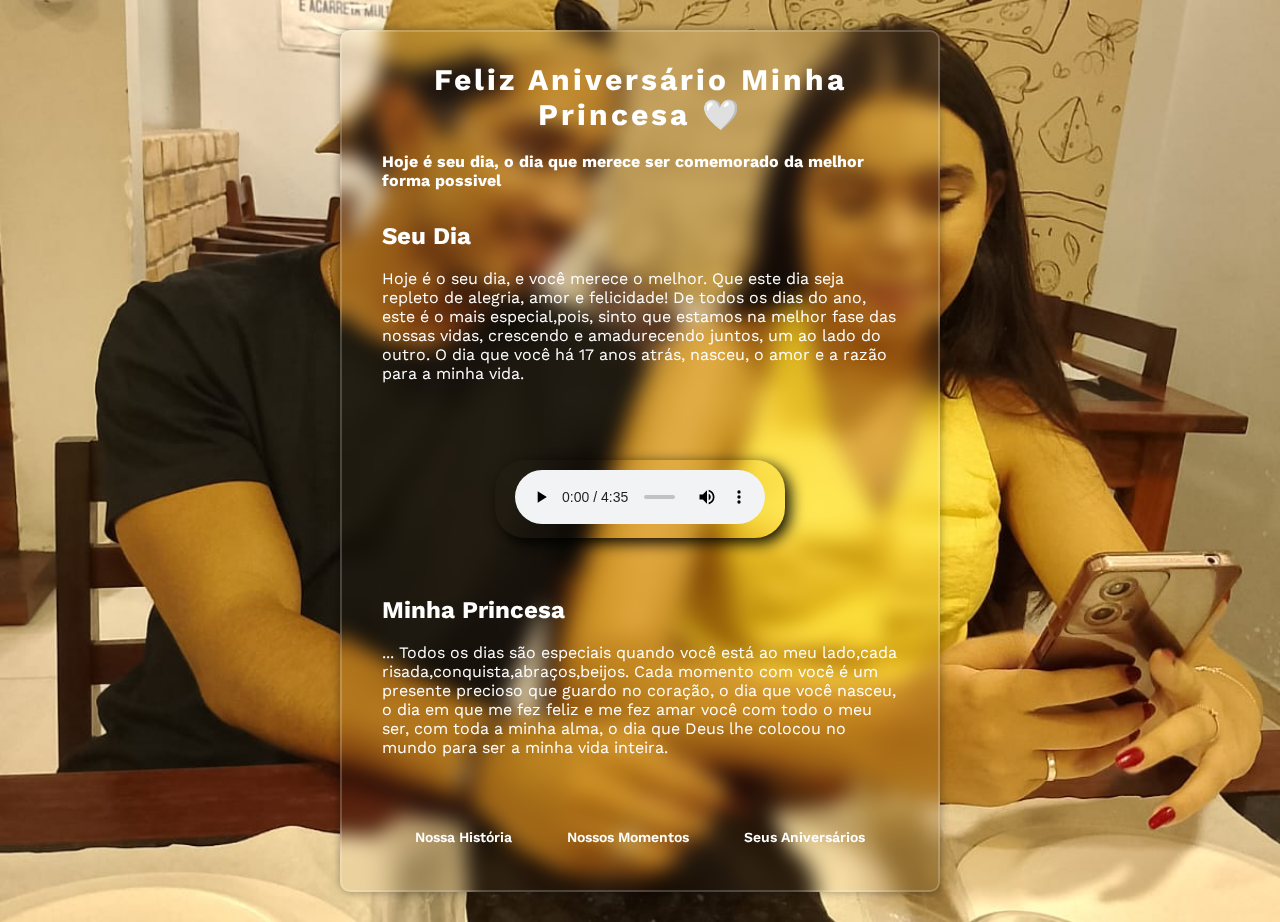
<file: index.html>
<!DOCTYPE html>
<html lang="pt-br">
<head>
    <meta charset="UTF-8">
    <meta name="viewport" content="width=device-width, initial-scale=1.0">
    <title>Minha Princesa</title>
    <link rel="stylesheet" href="style.css">
    <link rel="shortcut icon" href="icon/favicon.ico" type="image/x-icon">
</head>
<body>
    <div>
        <main class="container">
            <form>
                <h1>Feliz Aniversário Minha Princesa 🤍</h1>
                <div class="input-box">
                    <h4>Hoje é seu dia, o dia que merece ser comemorado da melhor forma possivel</h4>
                </div>

                <h2 class="one" >Seu Dia</h2>
                <br>
                <div class="one" class="input-box">
                    <p>Hoje é o seu dia, e você merece o melhor. Que este dia seja repleto de alegria, amor e felicidade! De todos os dias do ano, este é o mais especial,pois, sinto que estamos na melhor fase das nossas vidas, crescendo e amadurecendo juntos, um ao lado do outro. O dia que você há 17 anos atrás, nasceu, o amor e a razão para a minha vida.</p>
                </div>
                <br><br><br>

                <div class="audio-box" >
                    <audio src="midia/Ed Sheeran - Thinking out Loud (Lyrics) - 7clouds (youtube).mp3" controls  ></audio>
                </div>
                <br>
                <br>

                <h2 class="one" >Minha Princesa</h2>
                <br>
                <div class="one" class="input-box">
                    <p>... Todos os dias são especiais quando você está ao meu lado,cada risada,conquista,abraços,beijos. Cada momento com você é um presente precioso que guardo no coração, o dia que você nasceu, o dia em que me fez feliz e me fez amar você com todo o meu ser, com toda a minha alma, o dia que Deus lhe colocou no mundo para ser a minha vida inteira.</p>
                </div>
                <br><br><br>

                
                

                <div>
                    
                    <p class="register-link">
                        <a href="02.html">Nossa História</a>
                        <a href="03.html">Nossos Momentos</a>
                        <a href="04.html">Seus Aniversários</a>
                        
                    </p>
                </div>

            </form>

        </main>
    </div>
    
</body>
</html>
</file>
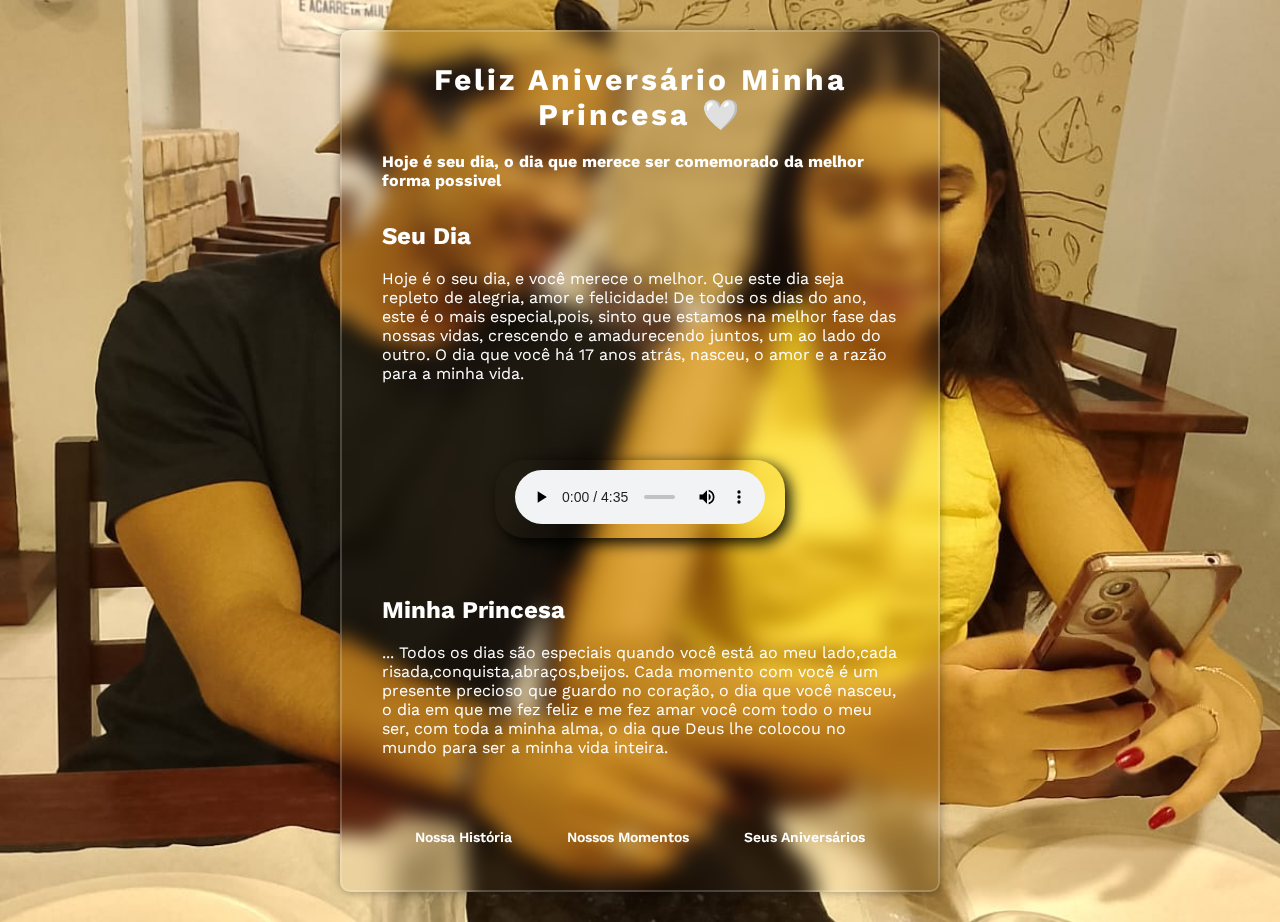
<file: 01.html>
<!DOCTYPE html>
<html lang="pt-br">
<head>
    <meta charset="UTF-8">
    <meta name="viewport" content="width=device-width, initial-scale=1.0">
    <title>Minha Princesa</title>
    <link rel="stylesheet" href="style.css">
    <link rel="shortcut icon" href="icon/favicon.ico" type="image/x-icon">
</head>
<body>
    <div>
        <main class="container">
            <form>
                <h1>Feliz Aniversário Minha Princesa 🤍</h1>
                <div class="input-box">
                    <h4>Hoje é seu dia, o dia que merece ser comemorado da melhor forma possivel</h4>
                </div>

                <h2 class="one" >Seu Dia</h2>
                <br>
                <div class="one" class="input-box">
                    <p>Hoje é o seu dia, e você merece o melhor. Que este dia seja repleto de alegria, amor e felicidade! De todos os dias do ano, este é o mais especial,pois, sinto que estamos na melhor fase das nossas vidas, crescendo e amadurecendo juntos, um ao lado do outro. O dia que você há 17 anos atrás, nasceu, o amor e a razão para a minha vida.</p>
                </div>
                <br><br><br>

                <div class="audio-box" >
                    <audio src="midia/Ed Sheeran - Thinking out Loud (Lyrics) - 7clouds (youtube).mp3" controls  ></audio>
                </div>
                <br>
                <br>

                <h2 class="one" >Minha Princesa</h2>
                <br>
                <div class="one" class="input-box">
                    <p>... Todos os dias são especiais quando você está ao meu lado,cada risada,conquista,abraços,beijos. Cada momento com você é um presente precioso que guardo no coração, o dia que você nasceu, o dia em que me fez feliz e me fez amar você com todo o meu ser, com toda a minha alma, o dia que Deus lhe colocou no mundo para ser a minha vida inteira.</p>
                </div>
                <br><br><br>

                
                

                <div>
                    
                    <p class="register-link">
                        <a href="02.html">Nossa História</a>
                        <a href="03.html">Nossos Momentos</a>
                        <a href="04.html">Seus Aniversários</a>
                        
                    </p>
                </div>

            </form>

        </main>
    </div>
    
</body>
</html>
</file>
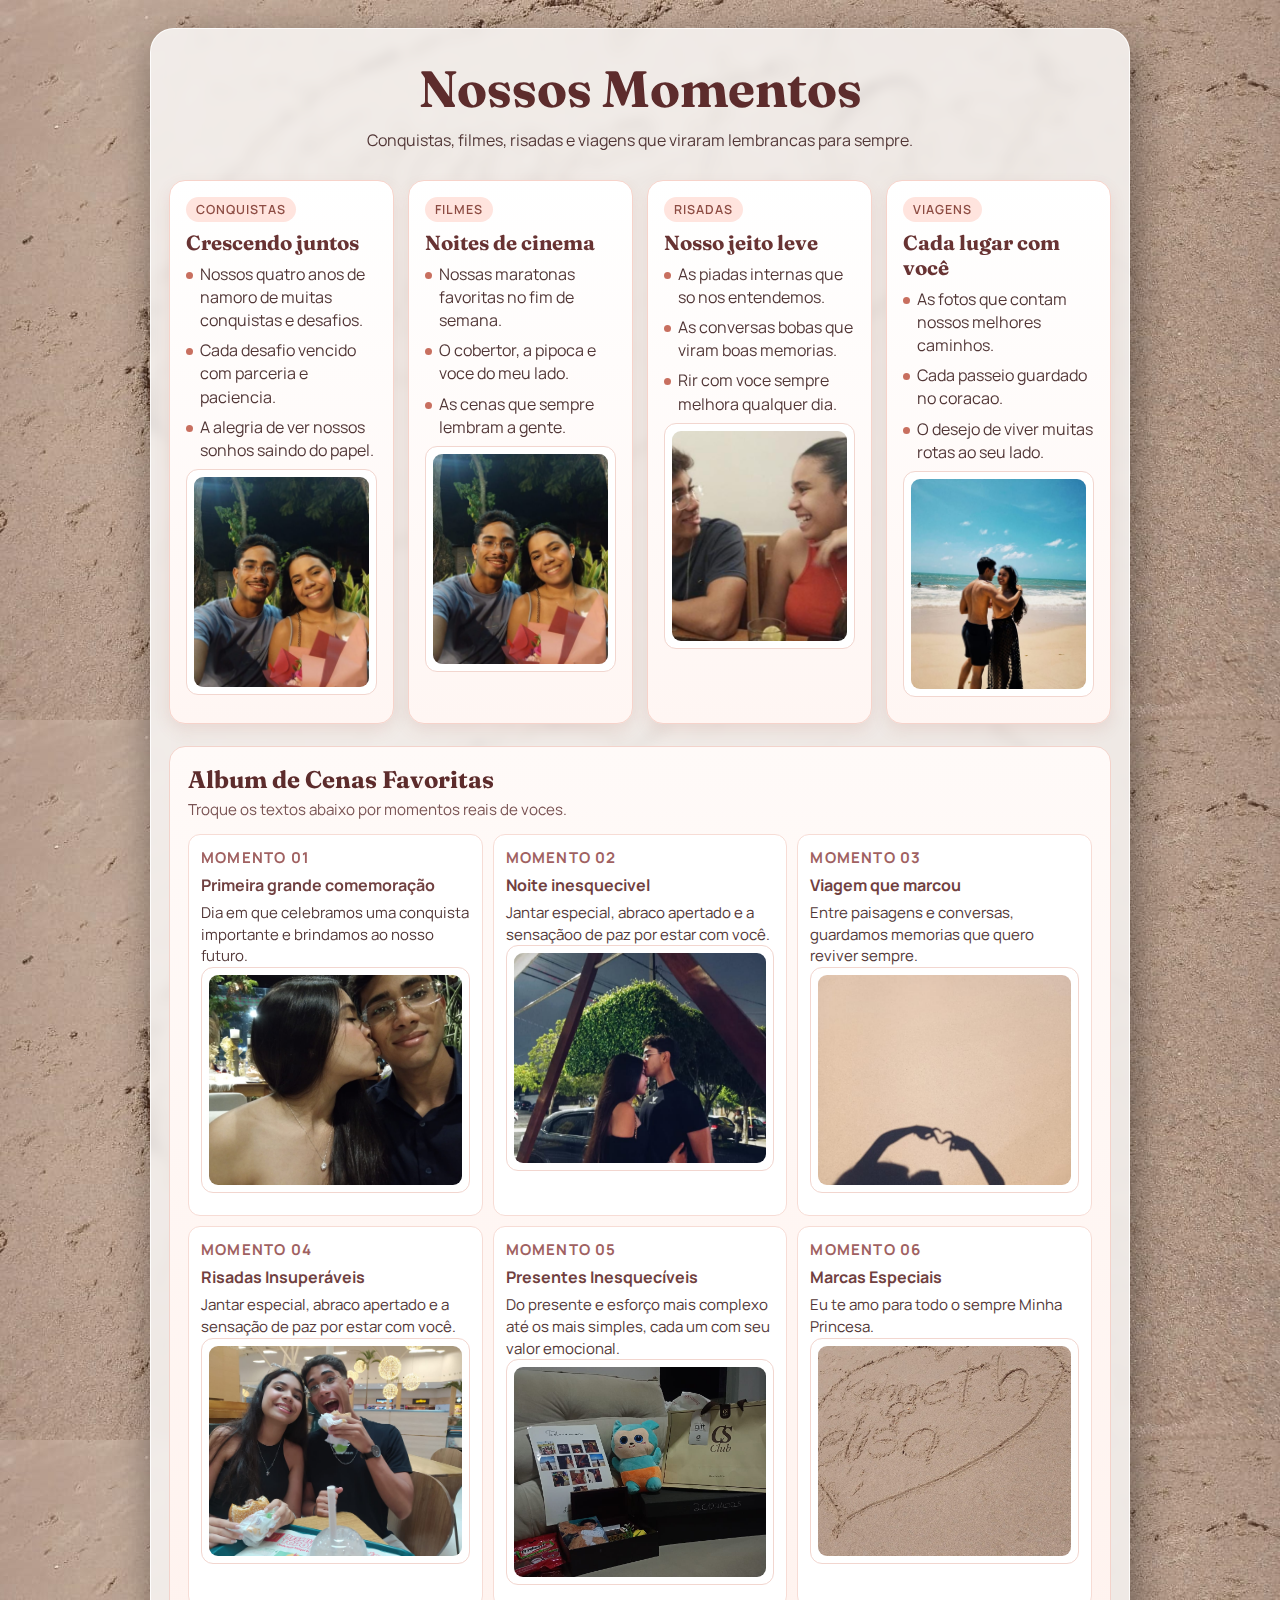
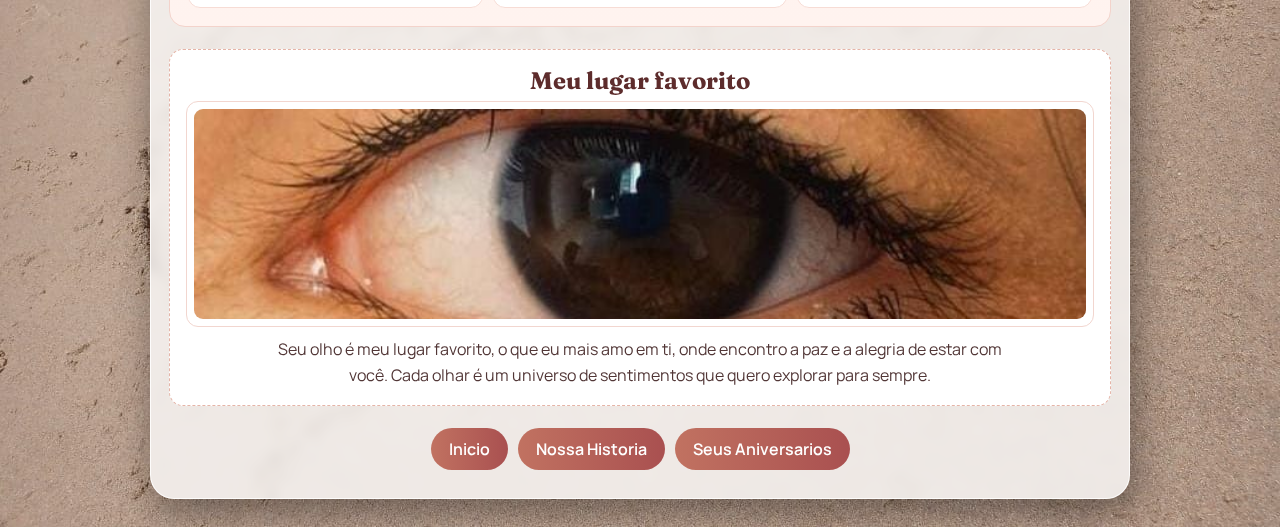
<file: 03.html>
<!DOCTYPE html>
<html lang="pt-br">
<head>
    <meta charset="UTF-8">
    <meta name="viewport" content="width=device-width, initial-scale=1.0">
    <title>Nossos Momentos</title>
    <link rel="shortcut icon" href="icon/favicon.ico" type="image/x-icon">
    <link rel="stylesheet" href="style/style03.css">
</head>
<body>
    <main class="moments-page">
        <header class="hero">
            <h1>Nossos Momentos</h1>
            <p>Conquistas, filmes, risadas e viagens que viraram lembrancas para sempre.</p>
        </header>

        <section class="moments-grid">
            <article class="moment-card">
                
                <p class="tag">Conquistas</p>
                <h2>Crescendo juntos</h2>
                <ul>
                    <li>Nossos quatro anos de namoro de muitas conquistas e desafios.</li>
                    <li>Cada desafio vencido com parceria e paciencia.</li>
                    <li>A alegria de ver nossos sonhos saindo do papel.</li>
                    <figure class="photo-frame">
                    <img src="midia/conquista.jpg" alt="">
                </figure>
                </ul>
            </article>

            <article class="moment-card">
                <p class="tag">Filmes</p>
                <h2>Noites de cinema</h2>
                <ul>
                    <li>Nossas maratonas favoritas no fim de semana.</li>
                    <li>O cobertor, a pipoca e voce do meu lado.</li>
                    <li>As cenas que sempre lembram a gente.</li>
                    <figure class="photo-frame">
                    <img src="midia/conquista.jpg" alt="">
                </figure>
                </ul>
            </article>

            <article class="moment-card">
                <p class="tag">Risadas</p>
                <h2>Nosso jeito leve</h2>
                <ul>
                    <li>As piadas internas que so nos entendemos.</li>
                    <li>As conversas bobas que viram boas memorias.</li>
                    <li>Rir com voce sempre melhora qualquer dia.</li>
                    <figure class="photo-frame">
                    <img src="midia/lev02.jpg" alt="">
                </figure>
                </ul>
            </article>

            <article class="moment-card">
                <p class="tag">Viagens</p>
                <h2>Cada lugar com você</h2>
                <ul>
                    <li>As fotos que contam nossos melhores caminhos.</li>
                    <li>Cada passeio guardado no coracao.</li>
                    <li>O desejo de viver muitas rotas ao seu lado.</li>
                    <figure class="photo-frame">
                    <img src="midia/Praia.jpg" alt="">
                </figure>
                </ul>
            </article>
        </section>

        <section class="album">
            
            <h2>Album de Cenas Favoritas</h2>
            <p class="album-subtitle">Troque os textos abaixo por momentos reais de voces.</p>

            <div class="album-grid">
                <article class="album-item">
                    <p class="album-date">Momento 01</p>
                    <h3>Primeira grande comemoração</h3>
                    <p>Dia em que celebramos uma conquista importante e brindamos ao nosso futuro.</p>
                    <figure class="photo-frame">
                    <img src="midia/comemoracao.jpg" alt="">
                </figure>
                </article>

                <article class="album-item">
                    <p class="album-date">Momento 02</p>
                    <h3>Noite  inesquecivel</h3>
                    <p>Jantar especial, abraco apertado e a sensaçãoo de paz por estar com você.</p>
                    <figure class="photo-frame">
                    <img src="midia/noite.jpg" alt="">
                </figure>
                </article>

                <article class="album-item">
                    <p class="album-date">Momento 03</p>
                    <h3>Viagem que marcou</h3>
                    <p>Entre paisagens e conversas, guardamos memorias que quero reviver sempre.</p>
                    <figure class="photo-frame">
                    <img src="midia/viagem.jpg" alt="">
                </figure>

                    
                </article>

                <article class="album-item">
                    <p class="album-date">Momento 04</p>
                    <h3>Risadas Insuperáveis</h3>
                    <p>Jantar especial, abraco apertado e a sensação de paz por estar com você.</p>
                    <figure class="photo-frame">
                    <img src="midia/hamb.jpg" alt="">
                </figure>
                </article>

                <article class="album-item">
                    <p class="album-date">Momento 05</p>
                    <h3>Presentes Inesquecíveis</h3>
                    <p>Do presente e esforço mais complexo até os mais simples, cada um com seu valor emocional.</p>
                    <figure class="photo-frame">
                    <img src="midia/presentes.jpg" alt="">
                </figure>
                </article>
                
                <article class="album-item">
                    <p class="album-date">Momento 06</p>
                    <h3>Marcas Especiais</h3>
                    <p>Eu te amo para todo o sempre Minha Princesa.</p>
                    <figure class="photo-frame">
                    <img src="midia/keE.jpg" alt="">
                </figure>
                </article>
                
            </div>
        </section>

        <section class="message">
            <h2>Meu lugar favorito</h2>
            <figure class="photo-frame">
                    <img src="midia/olhos.jpg" alt="">
                </figure>
            <p>
                Seu olho é meu lugar favorito, o que eu mais amo em ti, onde encontro a paz e a alegria de estar com você. Cada olhar é um universo de sentimentos que quero explorar para sempre.
            </p>
        </section>

        <nav class="page-links">
            <a href="01.html">Inicio</a>
            <a href="02.html">Nossa Historia</a>
            <a href="04.html">Seus Aniversarios</a>
        </nav>
    </main>
</body>
</html>
</file>
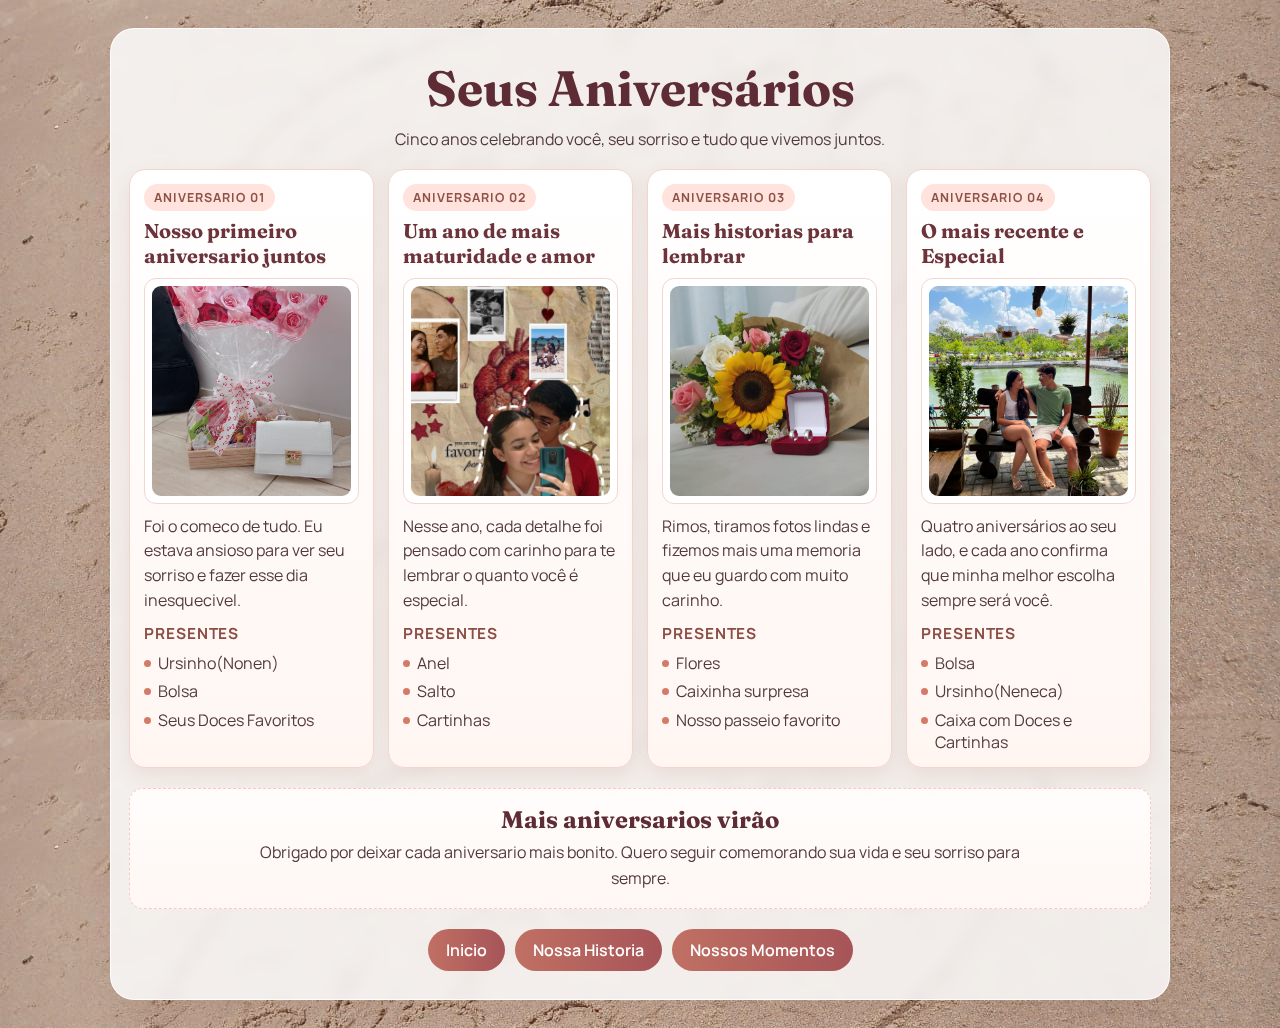
<file: 04.html>
﻿<!DOCTYPE html>
<html lang="pt-br">
<head>
    <meta charset="UTF-8">
    <meta name="viewport" content="width=device-width, initial-scale=1.0">
    <title>Seus Aniversários</title>
    <link rel="stylesheet" href="style/style04.css">
    <link rel="shortcut icon" href="icon/favicon.ico" type="image/x-icon">
</head>
<body>
    <main class="birthday-page">
        <header class="hero">
            <h1>Seus Aniversários</h1>
            <p>Cinco anos celebrando você, seu sorriso e tudo que vivemos juntos.</p>
        </header>

        

        <section class="birthday-grid">
            <article class="birthday-card">
                <p class="year-tag">Aniversario 01</p>
                <h2>Nosso primeiro aniversario juntos</h2>

                <figure class="photo-frame">
                    <img src="midia/niver 01.jpg" alt="Foto do primeiro aniversario">
                </figure>

                <p class="card-text">
                    Foi o comeco de tudo. Eu estava ansioso para ver seu sorriso e fazer esse dia inesquecivel.
                </p>

                <h3>Presentes</h3>
                <ul>
                    <li>Ursinho(Nonen)</li>
                    <li>Bolsa</li>
                    <li>Seus Doces Favoritos</li>
                </ul>
            </article>

            <article class="birthday-card">
                <p class="year-tag">Aniversario 02</p>
                <h2>Um ano de mais maturidade e amor</h2>

                <figure class="photo-frame">
                    <img src="midia/niver 03.jpg" alt="Foto do segundo aniversario">
                </figure>

                <p class="card-text">
                    Nesse ano, cada detalhe foi pensado com carinho para te lembrar o quanto você é especial.
                </p>

                <h3>Presentes</h3>
                <ul>
                    <li>Anel</li>
                    <li>Salto</li>
                    <li>Cartinhas</li>
                </ul>
            </article>

            <article class="birthday-card">
                <p class="year-tag">Aniversario 03</p>
                <h2>Mais historias para lembrar</h2>

                <figure class="photo-frame">
                    <img src="midia/niver 02.jpg" alt="Foto do terceiro aniversario">
                </figure>

                <p class="card-text">
                    Rimos, tiramos fotos lindas e fizemos mais uma memoria que eu guardo com muito carinho.
                </p>

                <h3>Presentes</h3>
                <ul>
                    <li>Flores</li>
                    <li>Caixinha surpresa</li>
                    <li>Nosso passeio favorito</li>
                </ul>
            </article>

            <article class="birthday-card">
                <p class="year-tag">Aniversario 04</p>
                <h2>O mais recente e Especial</h2>

                <figure class="photo-frame">
                    <img src="midia/niver 04.jpg" alt="Foto do quarto aniversario">
                </figure>

                <p class="card-text">
                    Quatro aniversários ao seu lado, e cada ano confirma que minha melhor escolha sempre será você.
                </p>

                <h3>Presentes</h3>
                <ul>
                    <li>Bolsa</li>
                    <li>Ursinho(Neneca)</li>
                    <li>Caixa com Doces e Cartinhas</li>
                </ul>
            </article>
        </section>

        <section class="final-message">
            <h2>Mais aniversarios virão</h2>
            <p>
                Obrigado por deixar cada aniversario mais bonito. Quero seguir comemorando sua vida e seu sorriso para sempre.
            </p>
        </section>

        <nav class="page-links">
            <a href="01.html">Inicio</a>
            <a href="02.html">Nossa Historia</a>
            <a href="03.html">Nossos Momentos</a>
        </nav>
    </main>
</body>
</html>
</file>
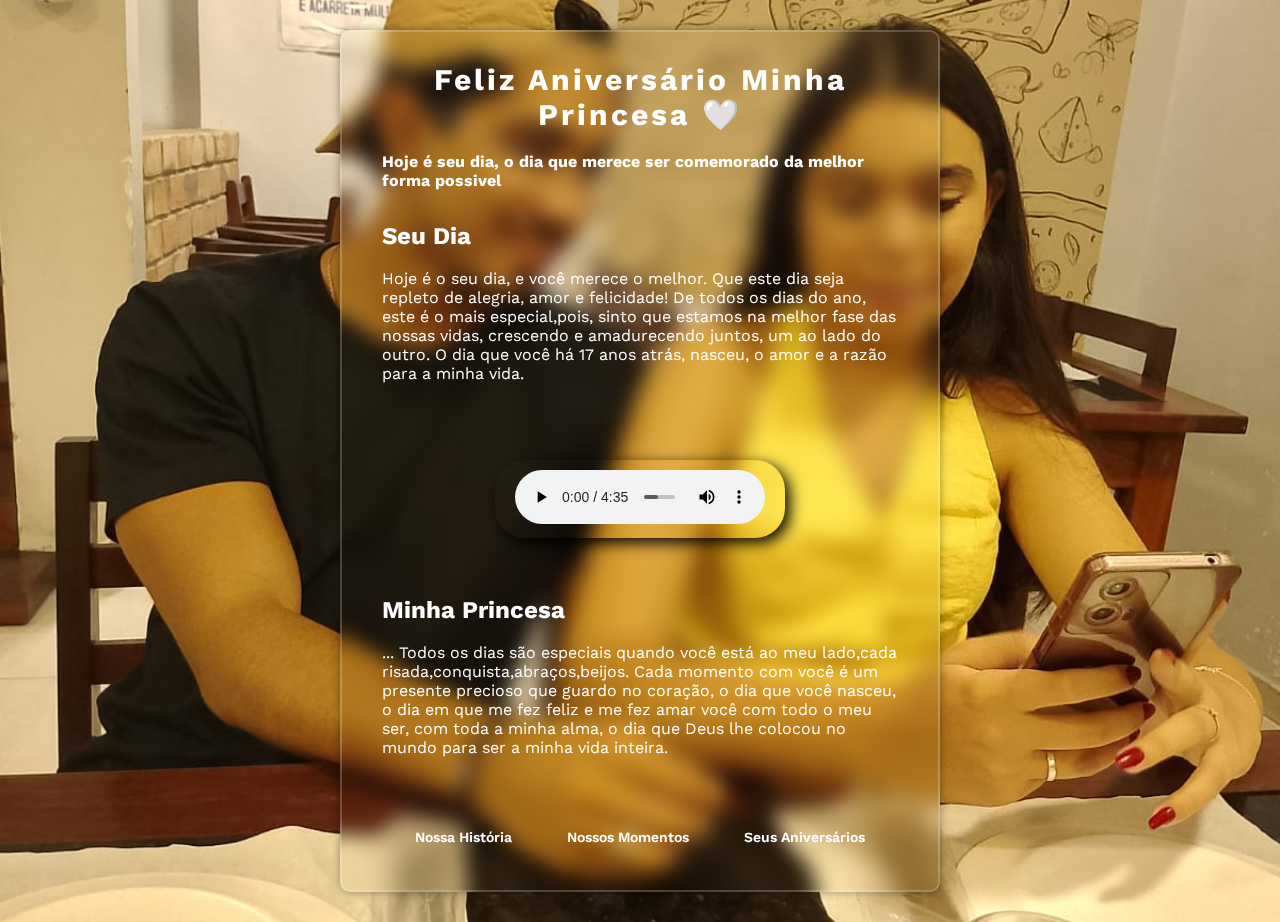
<file: index.html.html>
<!DOCTYPE html>
<html lang="pt-br">
<head>
    <meta charset="UTF-8">
    <meta name="viewport" content="width=device-width, initial-scale=1.0">
    <title>Minha Princesa</title>
    <link rel="stylesheet" href="style.css">
    <link rel="shortcut icon" href="icon/favicon.ico" type="image/x-icon">
</head>
<body>
    <div>
        <main class="container">
            <form>
                <h1>Feliz Aniversário Minha Princesa 🤍</h1>
                <div class="input-box">
                    <h4>Hoje é seu dia, o dia que merece ser comemorado da melhor forma possivel</h4>
                </div>

                <h2 class="one" >Seu Dia</h2>
                <br>
                <div class="one" class="input-box">
                    <p>Hoje é o seu dia, e você merece o melhor. Que este dia seja repleto de alegria, amor e felicidade! De todos os dias do ano, este é o mais especial,pois, sinto que estamos na melhor fase das nossas vidas, crescendo e amadurecendo juntos, um ao lado do outro. O dia que você há 17 anos atrás, nasceu, o amor e a razão para a minha vida.</p>
                </div>
                <br><br><br>

                <div class="audio-box" >
                    <audio src="midia/Ed Sheeran - Thinking out Loud (Lyrics) - 7clouds (youtube).mp3" controls  ></audio>
                </div>
                <br>
                <br>

                <h2 class="one" >Minha Princesa</h2>
                <br>
                <div class="one" class="input-box">
                    <p>... Todos os dias são especiais quando você está ao meu lado,cada risada,conquista,abraços,beijos. Cada momento com você é um presente precioso que guardo no coração, o dia que você nasceu, o dia em que me fez feliz e me fez amar você com todo o meu ser, com toda a minha alma, o dia que Deus lhe colocou no mundo para ser a minha vida inteira.</p>
                </div>
                <br><br><br>

                
                

                <div>
                    
                    <p class="register-link">
                        <a href="02.html">Nossa História</a>
                        <a href="03.html">Nossos Momentos</a>
                        <a href="04.html">Seus Aniversários</a>
                        
                    </p>
                </div>

            </form>

        </main>
    </div>
    
</body>
</html>
</file>
<file: style.css>
@charset "UTF-8";

@import url('https://fonts.googleapis.com/css2?family=Work+Sans:ital,wght@0,100..900;1,100..900&display=swap');

*{
    margin: 0;
    padding: 0;
    box-sizing: border-box;
    font-family: "Work Sans", sans-serif;
}
body{
    box-shadow: 5px 5px 15px rgba(0, 0, 0, 0.986);
    display: flex;
    justify-content: center;
    align-items: center;
    min-height: 100vh;
    background: url('midia/WhatsApp\ Image\ 2026-02-25\ at\ 10.38.33.jpeg');
    background-size: cover;
    background-position: center;
}



.container{
    margin-top: 30px;
    margin-bottom: 30px;
    width: 600px;
    background-color: transparent;
    border: 2px solid rgba(255, 255, 255, 0.2);
    border-radius: 10px;
    color: white;
    padding: 30px 40px;
    box-shadow: 0 0 10px rgba(0, 0, 0, 0.377);
    backdrop-filter: blur(10px);
}

.container h1{
    letter-spacing: 3px;
    font-size: 30px;
    text-align: center;
}

.input-box{
    position: relative;
    width: 100%;
    height: 50px;
    margin: 20px 0;
}

.input-box input{
    height: 100%;
    width: 100%;
    background-color: transparent;
    border: none;
    border: 2px solid rgba(255, 255, 255, 0.2);
    border-radius: 40px;
    outline: none;
    font-size: 16px;
    color: white;
    padding: 20px 45px 20px 20px;
}

.input-box input::placeholder{
    color: rgb(255, 255, 255);
} 

.input-box i{
    position: absolute;
    right: 20px;
    top: 25%;
    padding-top: 10px;
    font-size: 18px;

}

.remember-forgot{
    display: flex;
    justify-content: space-between;
    margin: -10px 0 15px;
}

/*
margin e padding

1 valor sao pra todos
2 valores em cima e embaixo, e dos lados
3 valores em cima , dos lados , embaixo
4 valores cima,direita, embaixo, esquerda
*/

.remember-forgot label input{
    accent-color: #fff;
    margin-right: 5px;

}

.remember-forgot a {
    text-decoration: none;
    color: white;
}

.remember-forgot a:hover{
    text-decoration: underline;
}

.login{
    margin-top: 20px;
    width: 100%;
    height: 50px;
    background-color: white;
    border: none;
    border-radius: 40px;
    cursor: pointer;
    font-size: 16px;
    color: #333;
    box-shadow: 0 0 10px rgba(0, 0, 0, 0.1);
}

.login:hover{
    background-color: transparent;
    color: white;
    border: 2px solid rgba(255, 255, 255, 0.2);
    transition: 0.5s;
    
}

.register-link{
    font-size: 14px;
    
    text-align: center;
    margin: 15px 0 15px;
}

.register-link a{
    text-decoration: none;
    color: white;
    font-weight: 600;
    padding: 25px;

}

.register-link a:hover{
    text-decoration: underline;
}

.audio-box {
    
    box-shadow: 5px 5px 15px rgba(0, 0, 0, 0.986);
    backdrop-filter: blur(10px);
    padding: 10px 20px;
    border-radius: 30px;
    width: fit-content;
    margin: 20px auto;
}

.audio-box audio {
    width: 250px;
}
</file>
<file: style/style03.css>
@charset "UTF-8";
@import url('https://fonts.googleapis.com/css2?family=Fraunces:wght@600;700&family=Manrope:wght@400;500;600&display=swap');

:root {
    --rose-100: #fff3f0;
    --rose-200: #ffd9d2;
    --rose-300: #f5b8ab;
    --rose-500: #c86f5f;
    --wine-700: #5d2c2c;
    --text-700: #523737;
    --surface: rgba(255, 255, 255, 0.78);
}

* {
    margin: 0;
    padding: 0;
    box-sizing: border-box;
}

body {
    min-height: 100vh;
    font-family: "Manrope", sans-serif;
    color: var(--text-700);
    background: url('EeK.jpg');
    
    padding: 28px 14px;
}

.moments-page {
    max-width: 980px;
    margin: 0 auto;
    background: var(--surface);
    border: 1px solid rgba(255, 255, 255, 0.85);
    border-radius: 24px;
    padding: 28px 18px;
    backdrop-filter: blur(6px);
    box-shadow: 5px 14px 40px rgba(0, 0, 0, 0.432);
}

.hero {
    text-align: center;
    margin-bottom: 26px;
}

.hero h1 {
    font-family: "Fraunces", serif;
    font-size: clamp(2rem, 5vw, 3.2rem);
    color: var(--wine-700);
    margin-bottom: 8px;
}

.hero p {
    max-width: 620px;
    margin: 0 auto;
    line-height: 1.6;
}

.moments-grid {
    display: grid;
    grid-template-columns: repeat(auto-fit, minmax(220px, 1fr));
    gap: 14px;
    margin-bottom: 22px;
}

.moment-card {
    background: linear-gradient(180deg, #ffffff 0%, #fff6f3 100%);
    border: 1px solid #f7d3ca;
    border-radius: 16px;
    padding: 16px;
    box-shadow: 0 7px 16px rgba(170, 92, 72, 0.12);
    transition: transform 0.22s ease, box-shadow 0.22s ease;
}

.moment-card:hover {
    transform: translateY(-3px);
    box-shadow: 0 12px 24px rgba(170, 92, 72, 0.18);
}

.tag {
    display: inline-block;
    font-size: 0.78rem;
    letter-spacing: 0.08em;
    text-transform: uppercase;
    color: #8d4c43;
    background: #ffe4de;
    padding: 4px 10px;
    border-radius: 999px;
    margin-bottom: 8px;
    font-weight: 600;
}

.moment-card h2 {
    font-family: "Fraunces", serif;
    color: #683333;
    margin-bottom: 8px;
    font-size: 1.28rem;
}

.moment-card ul {
    list-style: none;
    display: grid;
    gap: 7px;
}

.moment-card li {
    line-height: 1.45;
    padding-left: 14px;
    position: relative;
}

.moment-card li::before {
    content: "";
    width: 7px;
    height: 7px;
    border-radius: 50%;
    background: var(--rose-500);
    position: absolute;
    left: 0;
    top: 9px;
}

.album {
    background: linear-gradient(180deg, #fffaf8 0%, #fff3ef 100%);
    border: 1px solid #f3d3cb;
    border-radius: 16px;
    padding: 18px;
    margin-bottom: 22px;
}

.album h2 {
    font-family: "Fraunces", serif;
    color: var(--wine-700);
    margin-bottom: 5px;
}

.album-subtitle {
    margin-bottom: 14px;
    font-size: 0.95rem;
    color: #7a5454;
}

.album-grid {
    display: grid;
    grid-template-columns: repeat(auto-fit, minmax(220px, 1fr));
    gap: 10px;
}

.album-item {
    background: #fff;
    border: 1px solid #f7dcd5;
    border-radius: 12px;
    padding: 12px;
}

.album-date {
    font-size: 0.76rem;
    letter-spacing: 0.08em;
    text-transform: uppercase;
    color: #a06161;
    margin-bottom: 5px;
    font-weight: 700;
}

.album-item h3 {
    color: #704040;
    margin-bottom: 6px;
    font-size: 1rem;
}

.album-item p {
    line-height: 1.45;
    font-size: 0.94rem;
}

.message {
    text-align: center;
    margin-bottom: 22px;
    background: #fff;
    border: 1px dashed #e5b4a7;
    border-radius: 14px;
    padding: 16px;
}

.message h2 {
    font-family: "Fraunces", serif;
    color: var(--wine-700);
    margin-bottom: 6px;
}

.message p {
    max-width: 760px;
    margin: 0 auto;
    line-height: 1.6;
}

.page-links {
    display: flex;
    flex-wrap: wrap;
    gap: 10px;
    justify-content: center;
}

.page-links a {
    text-decoration: none;
    color: #fff;
    background: linear-gradient(90deg, #c17261 0%, #a95050 100%);
    padding: 10px 18px;
    border-radius: 999px;
    font-weight: 600;
    transition: filter 0.2s ease;
}

.page-links a:hover {
    filter: brightness(1.08);
}

@media (max-width: 640px) {
    .moments-page {
        padding: 22px 14px;
    }

    .moment-card h2 {
        font-size: 1.18rem;
    }
}

.photo-frame {
    background: #fff;
    border: 1px solid #f2d6cf;
    border-radius: 12px;
    padding: 7px;
    margin-bottom: 10px;
}

.photo-frame img {
    width: 100%;
    height: 210px;
    object-fit: cover;
    display: block;
    border-radius: 9px;
}
</file>
<file: style/style04.css>
﻿@charset "UTF-8";
@import url('https://fonts.googleapis.com/css2?family=Fraunces:wght@600;700&family=Manrope:wght@400;500;600&display=swap');

:root {
    --cream: #fff7f3;
    --rose-100: #ffe9e3;
    --rose-200: #f8cbc2;
    --rose-400: #d47a69;
    --wine-700: #5e2c34;
    --text-700: #52393d;
    --surface: rgba(255, 255, 255, 0.82);
}

* {
    margin: 0;
    padding: 0;
    box-sizing: border-box;
}

body {
    background: url('EeK.jpg');
    min-height: 100vh;
    font-family: "Manrope", sans-serif;
    color: var(--text-700);
    padding: 28px 14px;
}

.birthday-page {
    max-width: 1060px;
    margin: 0 auto;
    background: var(--surface);
    border: 1px solid rgba(255, 255, 255, 0.9);
    border-radius: 24px;
    padding: 28px 18px;
    backdrop-filter: blur(7px);
    box-shadow: 0 16px 40px rgba(142, 84, 68, 0.16);
}

.hero {
    text-align: center;
    margin-bottom: 16px;
}

.hero h1 {
    font-family: "Fraunces", serif;
    font-size: clamp(2rem, 4.5vw, 3.1rem);
    color: var(--wine-700);
    margin-bottom: 8px;
}

.hero p {
    max-width: 700px;
    margin: 0 auto;
    line-height: 1.6;
}

.intro {
    margin-bottom: 18px;
    background: #fff;
    border: 1px solid #f3d5cc;
    border-radius: 12px;
    padding: 12px 14px;
    font-size: 0.94rem;
}

.intro code {
    background: #ffece6;
    border-radius: 6px;
    padding: 2px 6px;
    color: #8b4b44;
}

.birthday-grid {
    display: grid;
    grid-template-columns: repeat(auto-fit, minmax(235px, 1fr));
    gap: 14px;
    margin-bottom: 20px;
}

.birthday-card {
    background: linear-gradient(180deg, #ffffff 0%, #fff6f2 100%);
    border: 1px solid #f4d5cd;
    border-radius: 16px;
    padding: 14px;
    box-shadow: 0 8px 20px rgba(167, 102, 84, 0.13);
    transition: transform 0.22s ease, box-shadow 0.22s ease;
}

.birthday-card:hover {
    transform: translateY(-3px);
    box-shadow: 0 12px 26px rgba(167, 102, 84, 0.2);
}

.year-tag {
    display: inline-block;
    background: #ffe3dc;
    color: #8e5148;
    border-radius: 999px;
    font-size: 0.78rem;
    font-weight: 700;
    text-transform: uppercase;
    letter-spacing: 0.08em;
    padding: 5px 10px;
    margin-bottom: 7px;
}

.birthday-card h2 {
    font-family: "Fraunces", serif;
    font-size: 1.25rem;
    color: #6d333b;
    margin-bottom: 10px;
}

.photo-frame {
    background: #fff;
    border: 1px solid #f2d6cf;
    border-radius: 12px;
    padding: 7px;
    margin-bottom: 10px;
}

.photo-frame img {
    width: 100%;
    height: 210px;
    object-fit: cover;
    display: block;
    border-radius: 9px;
}

.card-text {
    line-height: 1.55;
    margin-bottom: 10px;
}

.birthday-card h3 {
    font-size: 0.96rem;
    letter-spacing: 0.06em;
    text-transform: uppercase;
    color: #8b4d44;
    margin-bottom: 8px;
}

.birthday-card ul {
    list-style: none;
    display: grid;
    gap: 6px;
}

.birthday-card li {
    padding-left: 14px;
    position: relative;
    line-height: 1.4;
}

.birthday-card li::before {
    content: "";
    width: 7px;
    height: 7px;
    border-radius: 50%;
    background: var(--rose-400);
    position: absolute;
    left: 0;
    top: 8px;
}

.final-message {
    text-align: center;
    background: linear-gradient(180deg, #fffdfc 0%, var(--cream) 100%);
    border: 1px dashed var(--rose-200);
    border-radius: 14px;
    padding: 16px;
    margin-bottom: 20px;
}

.final-message h2 {
    font-family: "Fraunces", serif;
    color: var(--wine-700);
    margin-bottom: 6px;
}

.final-message p {
    max-width: 760px;
    margin: 0 auto;
    line-height: 1.6;
}

.page-links {
    display: flex;
    flex-wrap: wrap;
    gap: 10px;
    justify-content: center;
}

.page-links a {
    text-decoration: none;
    color: #fff;
    background: linear-gradient(90deg, #c07063 0%, #a75458 100%);
    padding: 10px 18px;
    border-radius: 999px;
    font-weight: 600;
    transition: filter 0.22s ease;
}

.page-links a:hover {
    filter: brightness(1.08);
}

@media (max-width: 640px) {
    .birthday-page {
        padding: 22px 12px;
    }

    .photo-frame img {
        height: 190px;
    }
}
</file>
